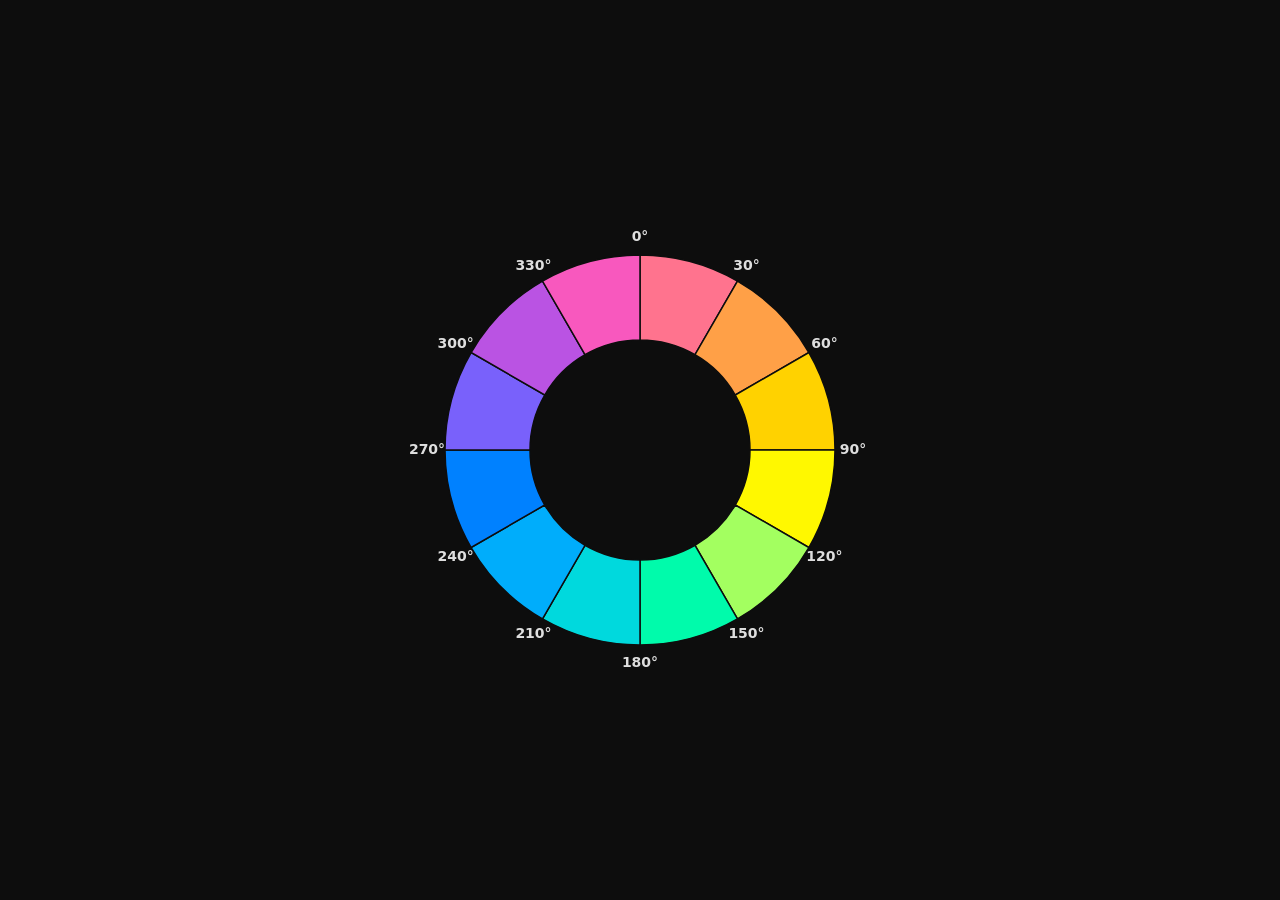
<file: itten-oklch-wheel.html>
<!DOCTYPE html>
<html lang="it">
  <head>
    <meta charset="UTF-8">
    <meta name="viewport" content="width=device-width, initial-scale=1.0">
    <title>Itten-style wheel — OKLCH</title>
    <style>
      * { box-sizing: border-box; }
      body {
        display: flex;
        align-items: center;
        justify-content: center;
        min-height: 100vh;
        margin: 0;
        padding: 24px;
        background: oklch(0.16 0 0);
      }
      svg { max-width: 100%; height: auto; }
    </style>
  </head>
  <body>
    <svg id="wheel" viewBox="0 0 460 460" width="460" height="460" aria-label="OKLCH Itten-style color wheel"></svg>

    <script>
      const NS = "http://www.w3.org/2000/svg";
      const svg = document.getElementById("wheel");
      const cx = 230, cy = 230, Ro = 195, Ri = 110;
      const C = 0.22;               // croma pieno
      // lightness che segue l'hue: chiara sul giallo (110°), scura sul blu/viola (~290°)
      const lightFor = h => 0.78 + 0.18 * Math.cos((h - 100) * Math.PI / 180);

      const rad = d => d * Math.PI / 180;
      const pt = (h, r) => [cx + r * Math.sin(rad(h)), cy - r * Math.cos(rad(h))]; // 0° in alto, orario
      const el = (name, attrs) => {
        const n = document.createElementNS(NS, name);
        for (const k in attrs) n.setAttribute(k, attrs[k]);
        return n;
      };

      // --- anello a 12 blocchi piatti (stile Itten): ogni blocco = colore OKLCH vero al suo centro ---
      for (let k = 0; k < 12; k++) {
        const a1 = k * 30, a2 = a1 + 30, mid = a1 + 15;
        const [x1, y1] = pt(a1, Ro), [x2, y2] = pt(a2, Ro);
        const [x3, y3] = pt(a2, Ri), [x4, y4] = pt(a1, Ri);
        svg.appendChild(el("path", {
          d: `M${x1} ${y1} A${Ro} ${Ro} 0 0 1 ${x2} ${y2} L${x3} ${y3} A${Ri} ${Ri} 0 0 0 ${x4} ${y4} Z`,
          fill: `oklch(${lightFor(mid)} ${C} ${mid})`,
          stroke: "oklch(0.16 0 0)", "stroke-width": 1.5
        }));
      }

      // --- etichette dei gradi ogni 30° ---
      for (let d = 0; d < 360; d += 30) {
        const [lx, ly] = pt(d, Ro + 18);
        svg.appendChild(el("text", {
          x: lx, y: ly, fill: "oklch(0.9 0 0)", "font-family": "system-ui, sans-serif",
          "font-size": 14, "font-weight": 700, "text-anchor": "middle", "dominant-baseline": "middle"
        })).textContent = d + "°";
      }

    </script>
  </body>
</html>
</file>
